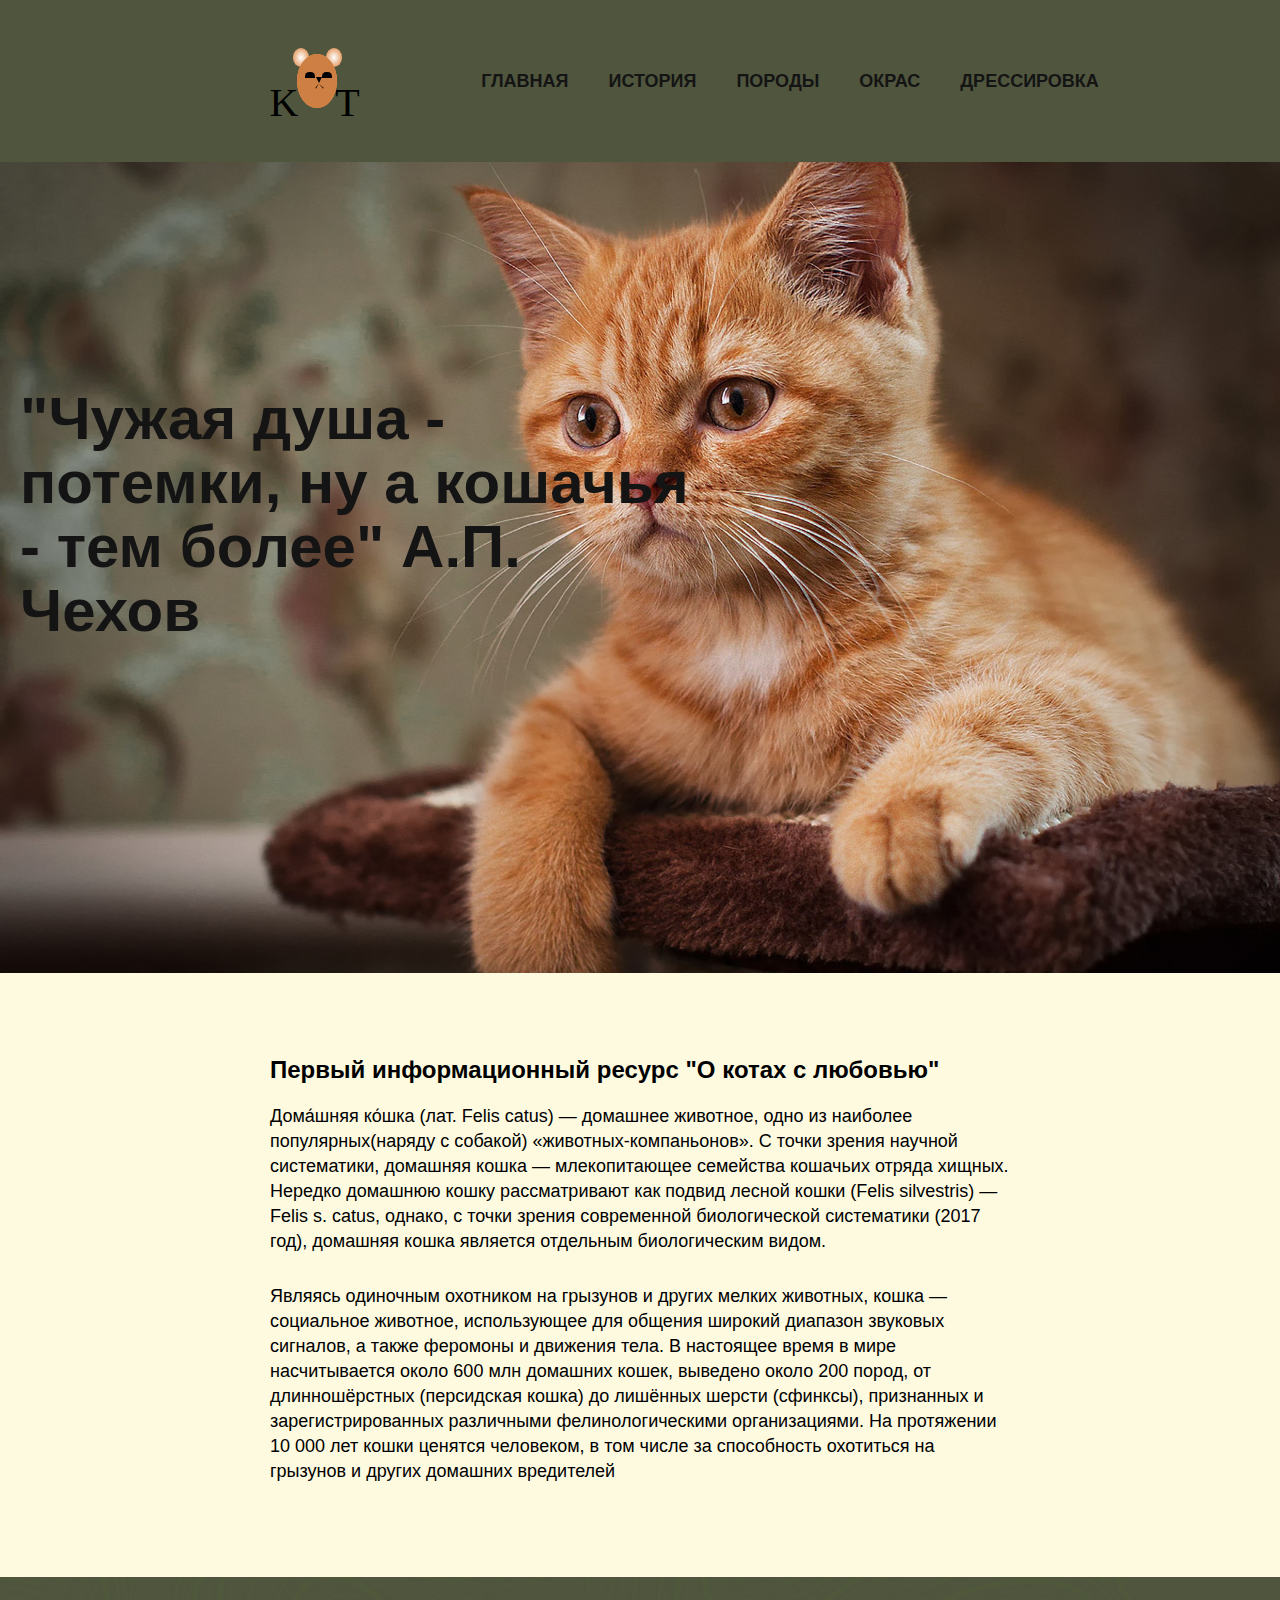
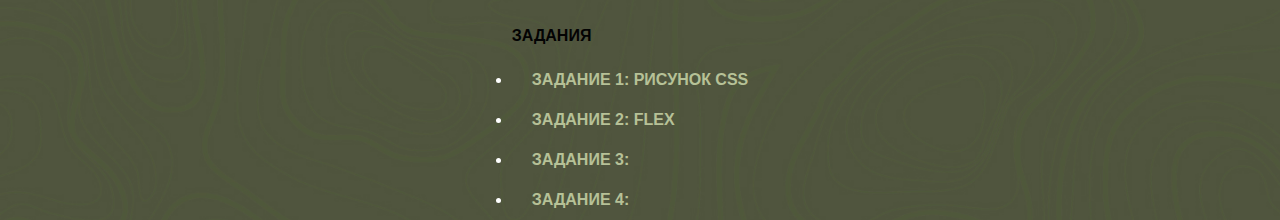
<file: index.html>
<!DOCTYPE html>
<html lang="en">

<head>
    <meta charset="UTF-8">
    <meta http-equiv="X-UA-Compatible" content="IE=edge">
    <meta name="viewport" content="width=device-width, initial-scale=1.0">
    <link rel="stylesheet" href="style/mainstyle.css">
    <link rel="stylesheet" href="style/normalize.css">
    <title>Document</title>
</head>

<body>
    <section>
        <header>
            <div class="logo">
                <iframe src="content/logo.html" scrolling="no" frameborder="none"></iframe>
            </div>
            <nav>
                <ul>
                    <li><a href="index.html">Главная</a></li>
                    <li><a href="content\history.html">История</a></li>
                    <li><a href="content/typeofcats.html">Породы</a></li>
                    <li><a href="content/ColorsCat.html">Окрас</a></li>
                    <li><a href="content/DresCat.html">Дрессировка</a></li>
                </ul>
            </nav>
        </header>
    </section>

    <!-- блок 1 | ... -->
    <section>
        <div class="about">

            <h1 class="first_title">
                "Чужая душа - потемки, ну а кошачья - тем более" А.П. Чехов
            </h1>
        </div>
    </section>

    <!-- блок 2 | ... -->
    <main role="main">
        <section>
            <div class="part1">
                <h2>
                    Первый информационный ресурс "О котах с любовью"
                </h2>
                <p class="wiki-cat">
                    Дома́шняя ко́шка (лат. Felis catus) — домашнее животное, одно из наиболее популярных(наряду с собакой) «животных-компаньонов». С точки зрения научной систематики, домашняя кошка — млекопитающее семейства кошачьих отряда хищных. Нередко домашнюю кошку
                    рассматривают как подвид лесной кошки (Felis silvestris) — Felis s. catus, однако, с точки зрения современной биологической систематики (2017 год), домашняя кошка является отдельным биологическим видом.</p>
                <p class="wiki-cat">
                    Являясь одиночным охотником на грызунов и других мелких животных, кошка — социальное животное, использующее для общения широкий диапазон звуковых сигналов, а также феромоны и движения тела. В настоящее время в мире насчитывается около 600 млн домашних
                    кошек, выведено около 200 пород, от длинношёрстных (персидская кошка) до лишённых шерсти (сфинксы), признанных и зарегистрированных различными фелинологическими организациями. На протяжении 10 000 лет кошки ценятся человеком, в том
                    числе за способность охотиться на грызунов и других домашних вредителей
                </p>
            </div>
        </section>
    </main>
    <footer class="footer">
        <div class="container">
            <div class="footer-middle">
                <div class="footer-column">
                    <h3 class="footer-title">Задания</h3>
                    <ul class="footer-list list-reset">
                        <li class="footer-item"><a href="content/Num1/Cat.html" class="footer-link">Задание 1:
                            рисунок CSS</a></li>
                        <li class="footer-item"><a href="content/Num2/prince.html" class="footer-link">Задание 2:
                            FLEX</a></li>
                        <li class="footer-item"><a href="#" class="footer-link">Задание 3:</a></li>
                        <li class="footer-item"><a href="#" class="footer-link">Задание 4:</a></li>
                    </ul>
                </div>
            </div>
        </div>
    </footer>

    </div>


</html>

</div>


</html>
</file>
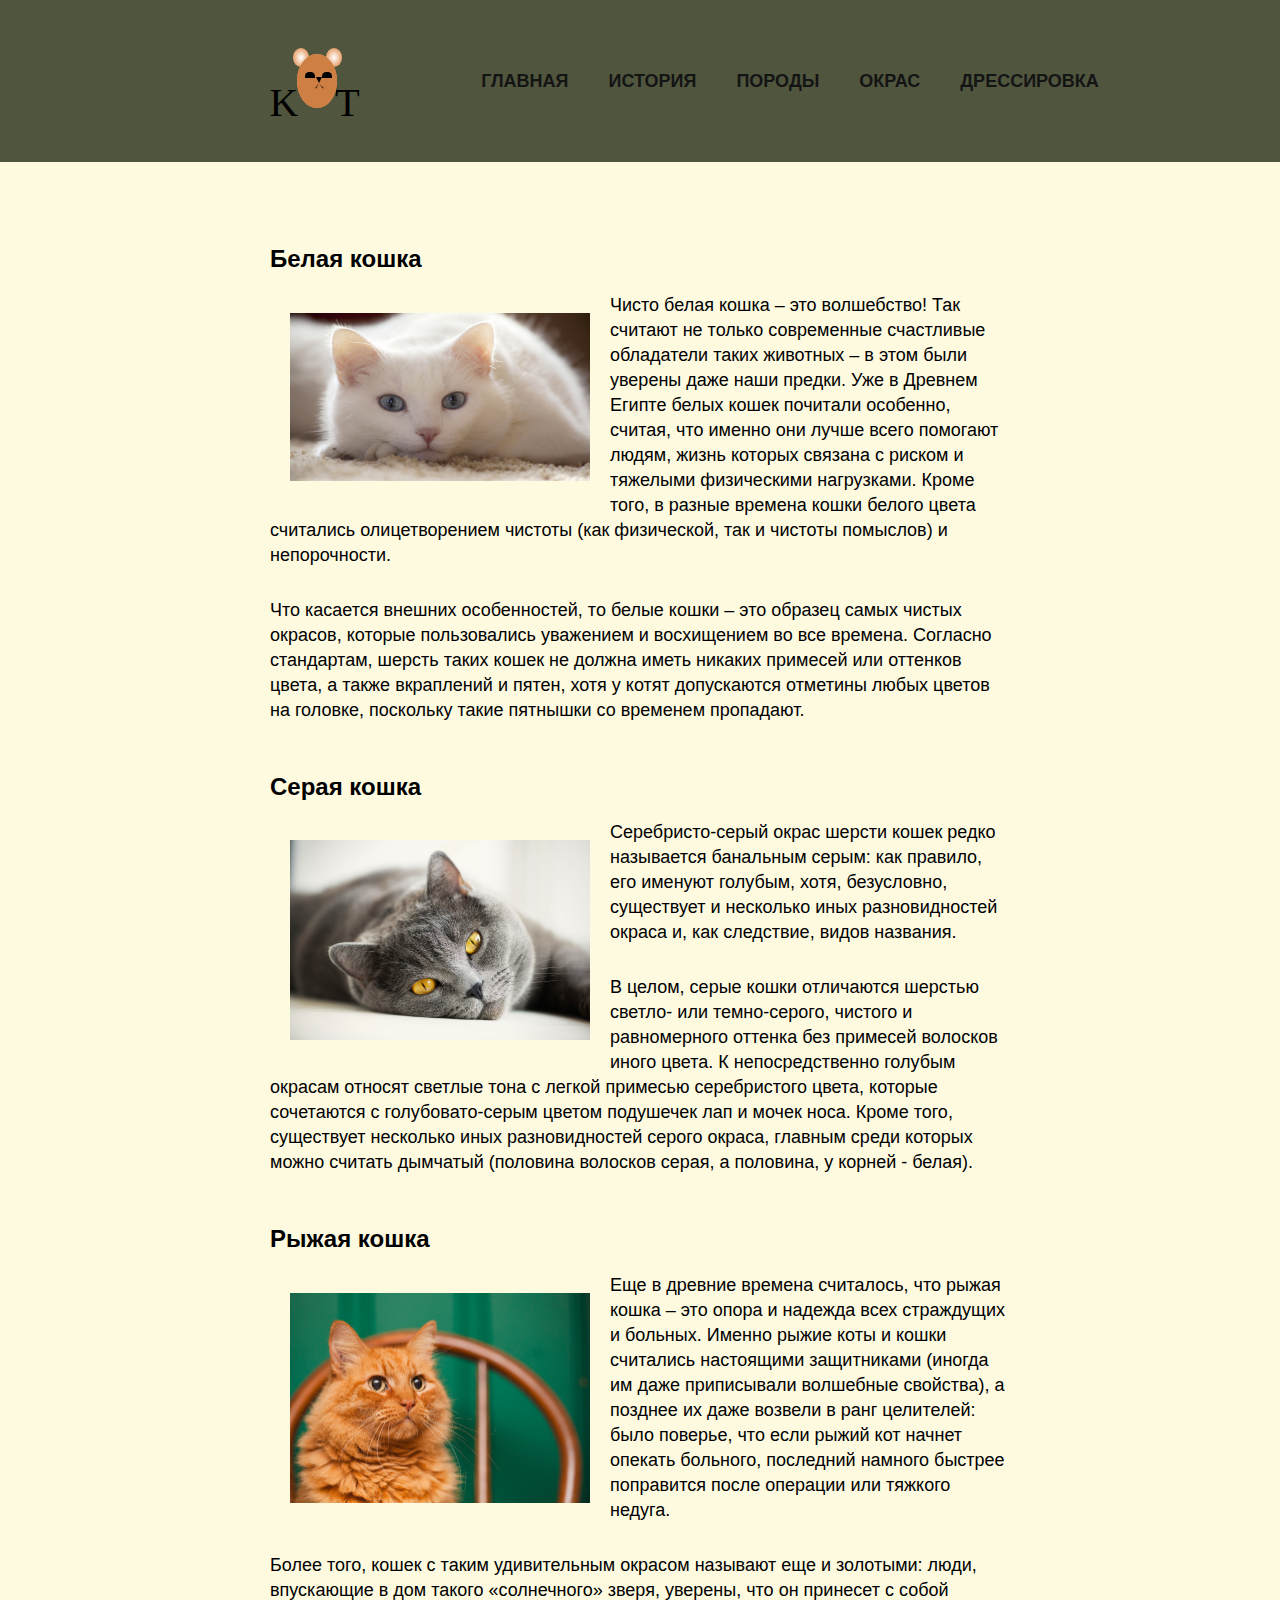
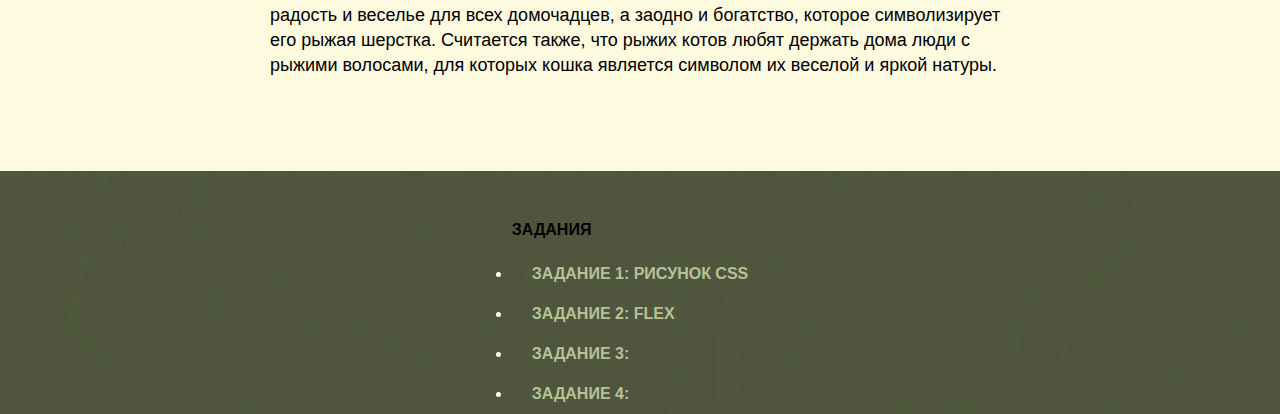
<file: content/ColorsCat.html>
<!DOCTYPE html>
<html lang="en">

<head>
    <meta charset="UTF-8">
    <meta http-equiv="X-UA-Compatible" content="IE=edge">
    <meta name="viewport" content="width=device-width, initial-scale=1.0">
    <link rel="stylesheet" href="../style/mainstyle.css">
    <link rel="stylesheet" href="../style/normalize.css">
    <title>Document</title>
</head>

<body>
    <section>
        <header>
            <div class="logo">
                <iframe src="../content/logo.html" scrolling="no" frameborder="none"></iframe>
            </div>
            <nav>
                <ul>
                    <li><a href="../index.html">Главная</a></li>
                    <li><a href="../content/history.html">История</a></li>
                    <li><a href="../content/typeofcats.html">Породы</a></li>
                    <li><a href="../content/ColorsCat.html">Окрас</a></li>
                    <li><a href="../content/DresCat.html">Дрессировка</a></li>
                </ul>
            </nav>
        </header>
    </section>

    <div id="main-container">
        <!-- блок 1 | ... -->
        <main role="main">
            <section>
                <div classs="startpage">
                    <h2>
                        Белая кошка
                    </h2>
                    <img id="colors" src="../img/White-Cat.jpg">
                    <p class="wiki-cat"> Чисто белая кошка – это волшебство! Так считают не только современные счастливые обладатели таких животных – в этом были уверены даже наши предки. Уже в Древнем Египте белых кошек почитали особенно, считая, что именно они лучше всего
                        помогают людям, жизнь которых связана с риском и тяжелыми физическими нагрузками. Кроме того, в разные времена кошки белого цвета считались олицетворением чистоты (как физической, так и чистоты помыслов) и непорочности.
                    </p>
                    <p class="wiki-cat">
                        Что касается внешних особенностей, то белые кошки – это образец самых чистых окрасов, которые пользовались уважением и восхищением во все времена. Согласно стандартам, шерсть таких кошек не должна иметь никаких примесей или оттенков цвета, а также вкраплений
                        и пятен, хотя у котят допускаются отметины любых цветов на головке, поскольку такие пятнышки со временем пропадают.


                    </p>
                </div>
            </section>
            <section>
                <div class="part1">
                    <h2>
                        Серая кошка </h2>
                    <img id="colors" src="../img/gray cat.jpg">
                    <p class="wiki-cat">
                        Серебристо-серый окрас шерсти кошек редко называется банальным серым: как правило, его именуют голубым, хотя, безусловно, существует и несколько иных разновидностей окраса и, как следствие, видов названия.</p>
                    <p class="wiki-cat">
                        В целом, серые кошки отличаются шерстью светло- или темно-серого, чистого и равномерного оттенка без примесей волосков иного цвета. К непосредственно голубым окрасам относят светлые тона с легкой примесью серебристого цвета, которые сочетаются с голубовато-серым
                        цветом подушечек лап и мочек носа. Кроме того, существует несколько иных разновидностей серого окраса, главным среди которых можно считать дымчатый (половина волосков серая, а половина, у корней - белая).
                    </p>
                </div>
            </section>
            <section>
                <div class="part1">
                    <h2>
                        Рыжая кошка
                    </h2>
                    <img id="colors" src="../img/orange cat.jpg">
                    <p class="wiki-cat">
                        Еще в древние времена считалось, что рыжая кошка – это опора и надежда всех страждущих и больных. Именно рыжие коты и кошки считались настоящими защитниками (иногда им даже приписывали волшебные свойства), а позднее их даже возвели в ранг целителей: было
                        поверье, что если рыжий кот начнет опекать больного, последний намного быстрее поправится после операции или тяжкого недуга.</p>
                    <p class="wiki-cat">
                        Более того, кошек с таким удивительным окрасом называют еще и золотыми: люди, впускающие в дом такого «солнечного» зверя, уверены, что он принесет с собой радость и веселье для всех домочадцев, а заодно и богатство, которое символизирует его рыжая шерстка.
                        Считается также, что рыжих котов любят держать дома люди с рыжими волосами, для которых кошка является символом их веселой и яркой натуры.
                    </p>
                </div>
            </section>
        </main>


        <footer class="footer">
            <div class="container">
                <div class="footer-middle">
                    <div class="footer-column">
                        <h3 class="footer-title">Задания</h3>
                        <ul class="footer-list list-reset">
                            <li class="footer-item"><a href="../content/Num1/Cat.html" class="footer-link">Задание 1:
                                    рисунок CSS</a></li>
                            <li class="footer-item"><a href="../content/Num2/prince.html" class="footer-link">Задание 2:
                                    FLEX</a></li>
                            <li class="footer-item"><a href="#" class="footer-link">Задание 3:</a></li>
                            <li class="footer-item"><a href="#" class="footer-link">Задание 4:</a></li>
                        </ul>
                    </div>
                </div>
            </div>
        </footer>

    </div>


</html>
</file>
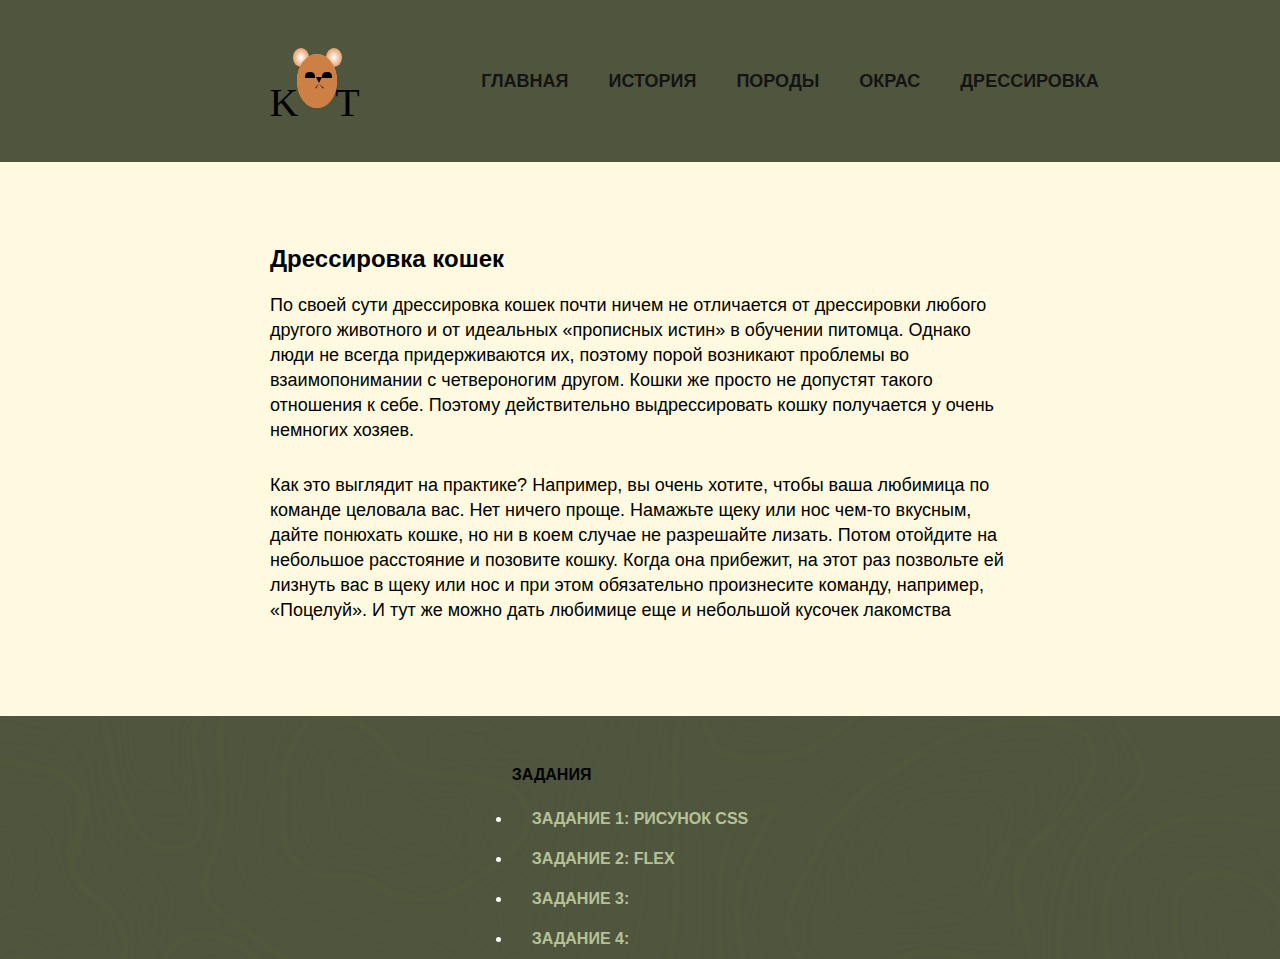
<file: content/DresCat.html>
<!DOCTYPE html>
<html lang="en">

<head>
    <meta charset="UTF-8">
    <meta http-equiv="X-UA-Compatible" content="IE=edge">
    <meta name="viewport" content="width=device-width, initial-scale=1.0">
    <link rel="stylesheet" href="../style/mainstyle.css">
    <link rel="stylesheet" href="../style/normalize.css">
    <title>Document</title>
</head>

<body>
    <section>
        <header>
            <div class="logo">
                <iframe src="../content/logo.html" scrolling="no" frameborder="none"></iframe>
            </div>
            <nav>
                <ul>
                    <li><a href="../index.html">Главная</a></li>
                    <li><a href="../content/history.html">История</a></li>
                    <li><a href="../content/typeofcats.html">Породы</a></li>
                    <li><a href="../content/ColorsCat.html">Окрас</a></li>
                    <li><a href="../content/DresCat.html">Дрессировка</a></li>
                </ul>
            </nav>
        </header>
    </section>

    <div id="main-container">
        <!-- блок 1 | ... -->
        <main role="main">
            <section>
                <div classs="startpage">
                    <h2>
                        Дрессировка кошек
                    </h2>
                    <p class="wiki-cat"> По своей сути дрессировка кошек почти ничем не отличается от дрессировки любого другого животного и от идеальных «прописных истин» в обучении питомца. Однако люди не всегда придерживаются их, поэтому порой возникают проблемы во взаимопонимании
                        с четвероногим другом. Кошки же просто не допустят такого отношения к себе. Поэтому действительно выдрессировать кошку получается у очень немногих хозяев.
                    </p>
                    <p class="wiki-cat">
                        Как это выглядит на практике? Например, вы очень хотите, чтобы ваша любимица по команде целовала вас. Нет ничего проще. Намажьте щеку или нос чем-то вкусным, дайте понюхать кошке, но ни в коем случае не разрешайте лизать. Потом отойдите на небольшое расстояние
                        и позовите кошку. Когда она прибежит, на этот раз позвольте ей лизнуть вас в щеку или нос и при этом обязательно произнесите команду, например, «Поцелуй». И тут же можно дать любимице еще и небольшой кусочек лакомства
                    </p>
                </div>
            </section>

        </main>


        <footer class="footer">
            <div class="container">
                <div class="footer-middle">
                    <div class="footer-column">
                        <h3 class="footer-title">Задания</h3>
                        <ul class="footer-list list-reset">
                            <li class="footer-item"><a href="../content/Num1/Cat.html" class="footer-link">Задание 1:
                                    рисунок CSS</a></li>
                            <li class="footer-item"><a href="../content/Num2/prince.html" class="footer-link">Задание 2:
                                    FLEX</a></li>
                            <li class="footer-item"><a href="#" class="footer-link">Задание 3:</a></li>
                            <li class="footer-item"><a href="#" class="footer-link">Задание 4:</a></li>
                        </ul>
                    </div>
                </div>
            </div>
        </footer>

    </div>


</html>
</file>
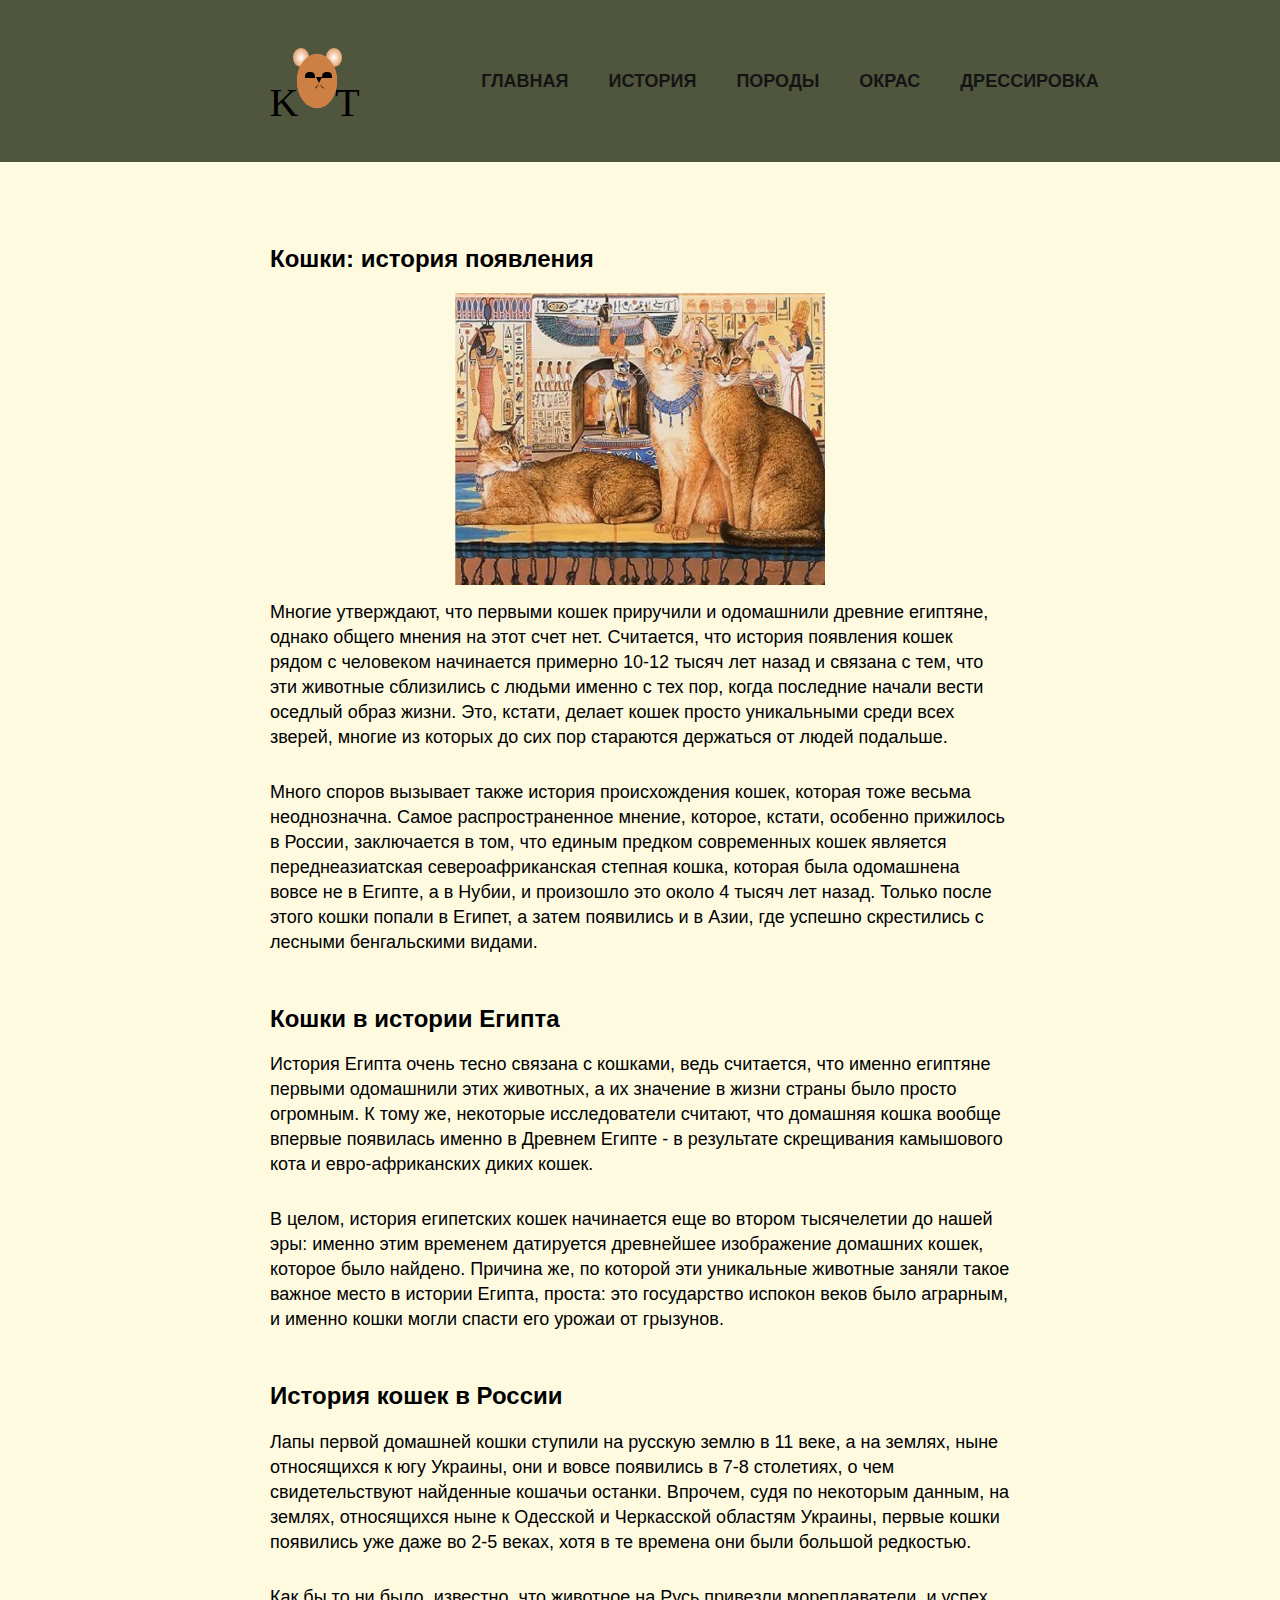
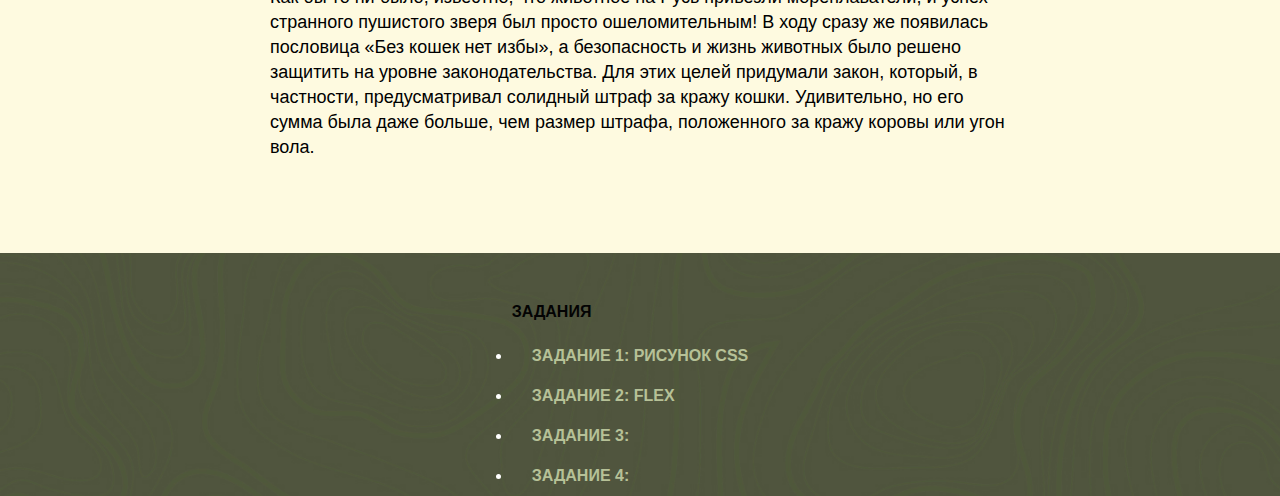
<file: content/history.html>
<!DOCTYPE html>
<html lang="en">

<head>
    <meta charset="UTF-8">
    <meta http-equiv="X-UA-Compatible" content="IE=edge">
    <meta name="viewport" content="width=device-width, initial-scale=1.0">
    <link rel="stylesheet" href="../style/mainstyle.css">
    <link rel="stylesheet" href="../style/normalize.css">
    <title>Document</title>
</head>

<body>
    <section>
        <header>
            <div class="logo">
                <iframe src="../content/logo.html" scrolling="no" frameborder="none"></iframe>
            </div>
            <nav>
                <ul>
                    <li><a href="../index.html">Главная</a></li>
                    <li><a href="../content/history.html">История</a></li>
                    <li><a href="../content/typeofcats.html">Породы</a></li>
                    <li><a href="../content/ColorsCat.html">Окрас</a></li>
                    <li><a href="../content/DresCat.html">Дрессировка</a></li>
                </ul>
            </nav>
        </header>
    </section>

    <div id="main-container">
        <!-- блок 1 | ... -->
        <main role="main">
            <section>
                <div classs="startpage">
                    <h2>
                        Кошки: история появления
                    </h2>
                    <img id=hystoryP src="../img/hystory.jpeg">
                    <p class="wiki-cat"> Многие утверждают, что первыми кошек приручили и одомашнили древние египтяне, однако общего мнения на этот счет нет. Считается, что история появления кошек рядом с человеком начинается примерно 10-12 тысяч лет назад и связана с тем,
                        что эти животные сблизились с людьми именно с тех пор, когда последние начали вести оседлый образ жизни. Это, кстати, делает кошек просто уникальными среди всех зверей, многие из которых до сих пор стараются держаться от людей
                        подальше.
                    </p>
                    <p class="wiki-cat">
                        Много споров вызывает также история происхождения кошек, которая тоже весьма неоднозначна. Самое распространенное мнение, которое, кстати, особенно прижилось в России, заключается в том, что единым предком современных кошек является переднеазиатская североафриканская
                        степная кошка, которая была одомашнена вовсе не в Египте, а в Нубии, и произошло это около 4 тысяч лет назад. Только после этого кошки попали в Египет, а затем появились и в Азии, где успешно скрестились с лесными бенгальскими
                        видами.
                    </p>
                </div>
            </section>
            <section>
                <div class="part1">
                    <h2>
                        Кошки в истории Египта
                    </h2>
                    <p class="wiki-cat">
                        История Египта очень тесно связана с кошками, ведь считается, что именно египтяне первыми одомашнили этих животных, а их значение в жизни страны было просто огромным. К тому же, некоторые исследователи считают, что домашняя кошка вообще впервые появилась
                        именно в Древнем Египте - в результате скрещивания камышового кота и евро-африканских диких кошек.</p>
                    <p class="wiki-cat">
                        В целом, история египетских кошек начинается еще во втором тысячелетии до нашей эры: именно этим временем датируется древнейшее изображение домашних кошек, которое было найдено. Причина же, по которой эти уникальные животные заняли такое важное место
                        в истории Египта, проста: это государство испокон веков было аграрным, и именно кошки могли спасти его урожаи от грызунов.
                    </p>
                </div>
            </section>
            <section>
                <div class="part1">
                    <h2>
                        История кошек в России
                    </h2>
                    <p class="wiki-cat">
                        Лапы первой домашней кошки ступили на русскую землю в 11 веке, а на землях, ныне относящихся к югу Украины, они и вовсе появились в 7-8 столетиях, о чем свидетельствуют найденные кошачьи останки. Впрочем, судя по некоторым данным, на землях, относящихся
                        ныне к Одесской и Черкасской областям Украины, первые кошки появились уже даже во 2-5 веках, хотя в те времена они были большой редкостью.</p>
                    <p class="wiki-cat">
                        Как бы то ни было, известно, что животное на Русь привезли мореплаватели, и успех странного пушистого зверя был просто ошеломительным! В ходу сразу же появилась пословица «Без кошек нет избы», а безопасность и жизнь животных было решено защитить на уровне
                        законодательства. Для этих целей придумали закон, который, в частности, предусматривал солидный штраф за кражу кошки. Удивительно, но его сумма была даже больше, чем размер штрафа, положенного за кражу коровы или угон вола.
                    </p>
                </div>
            </section>
        </main>


        <footer class="footer">
            <div class="container">
                <div class="footer-middle">
                    <div class="footer-column">
                        <h3 class="footer-title">Задания</h3>
                        <ul class="footer-list list-reset">
                            <li class="footer-item"><a href="../content/Num1/Cat.html" class="footer-link">Задание 1:
                                рисунок CSS</a></li>
                            <li class="footer-item"><a href="../content/Num2/prince.html" class="footer-link">Задание 2:
                                FLEX</a></li>
                            <li class="footer-item"><a href="#" class="footer-link">Задание 3:</a></li>
                            <li class="footer-item"><a href="#" class="footer-link">Задание 4:</a></li>
                        </ul>
                    </div>
                </div>
            </div>
        </footer>

    </div>


</html>
</file>
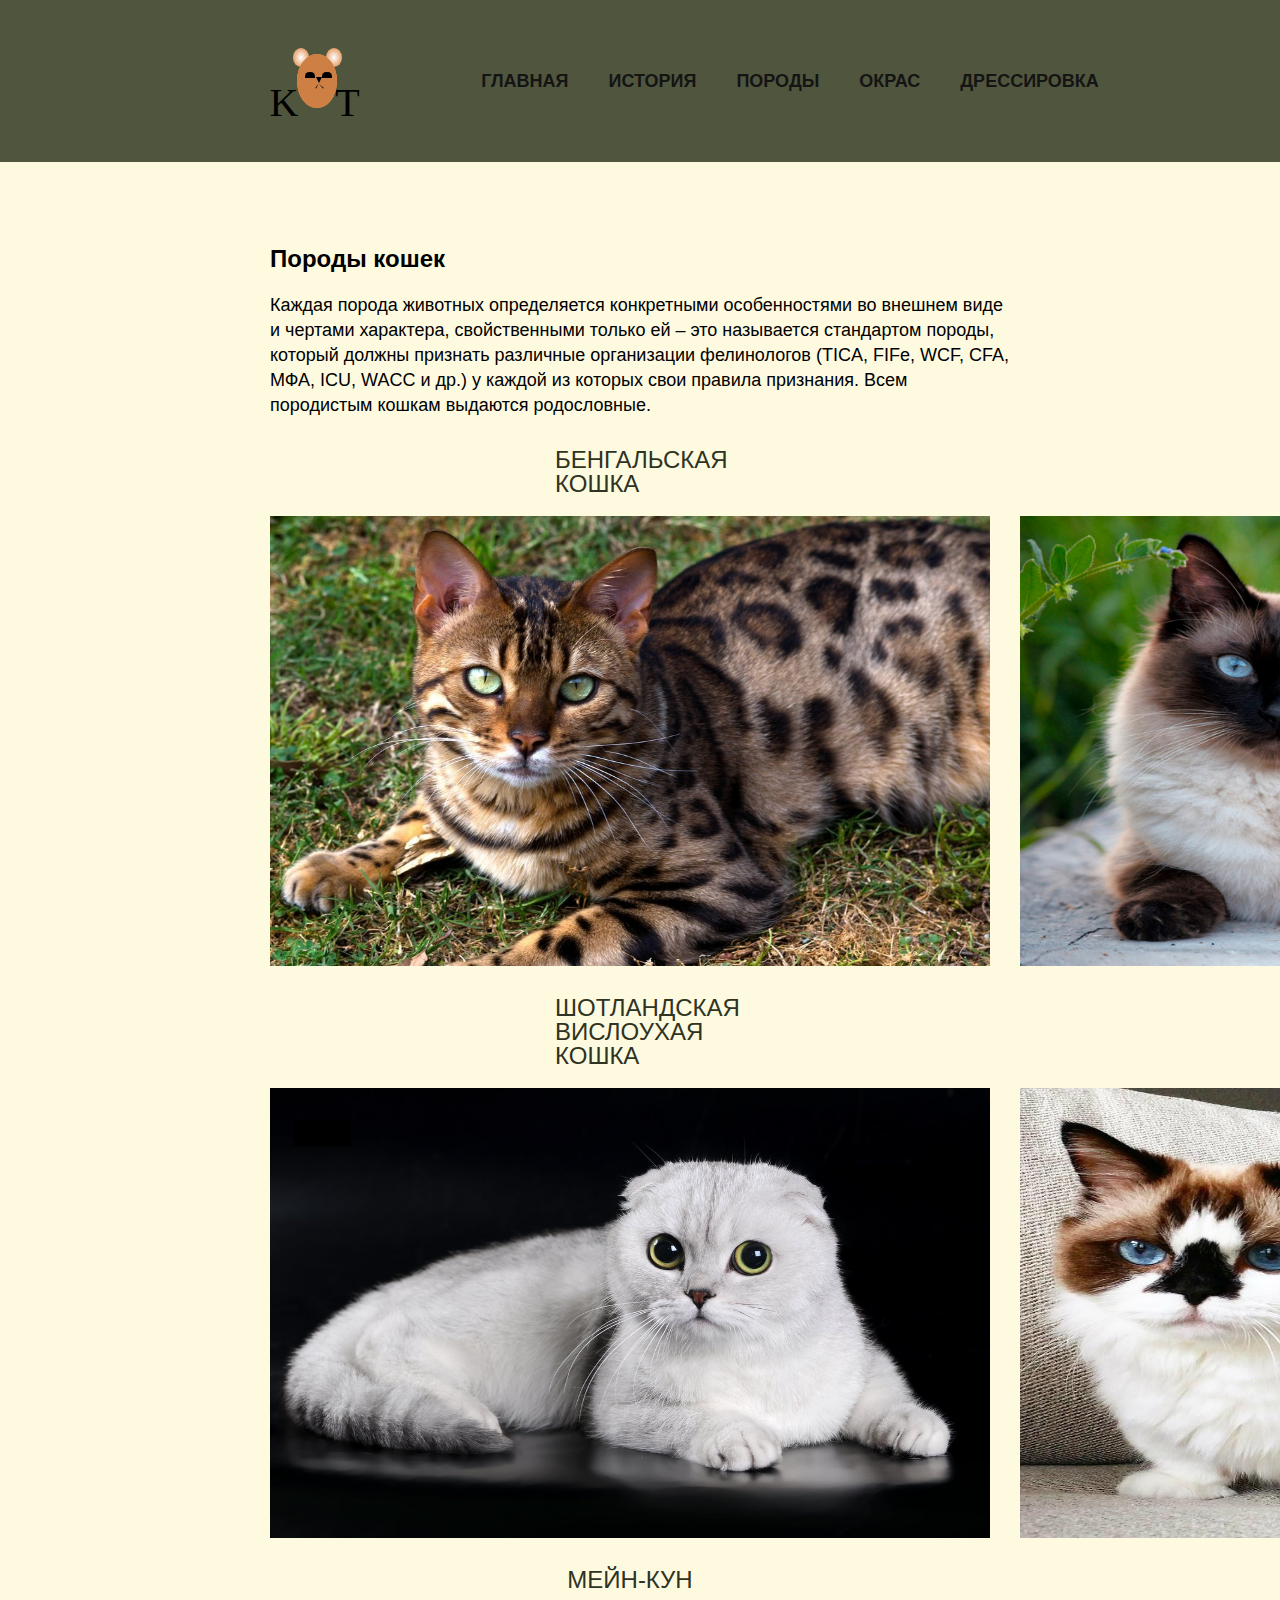
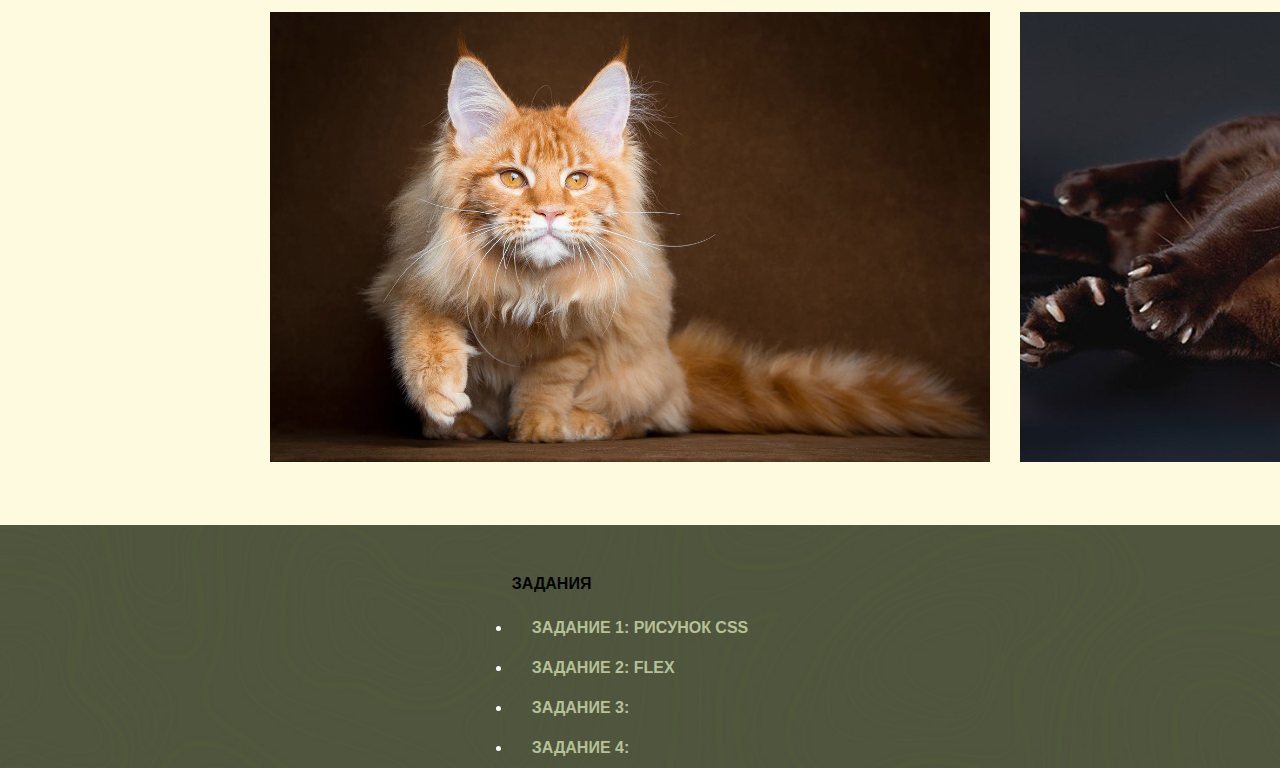
<file: content/typeofcats.html>
<!DOCTYPE html>
<html lang="en">

<head>
    <meta charset="UTF-8">
    <meta http-equiv="X-UA-Compatible" content="IE=edge">
    <meta name="viewport" content="width=device-width, initial-scale=1.0">
    <link rel="stylesheet" href="../style/mainstyle.css">
    <link rel="stylesheet" href="../style/normalize.css">
    <title>Document</title>
</head>

<body>
    <section>
        <header>
            <div class="logo">
                <iframe src="../content/logo.html" scrolling="no" frameborder="none"></iframe>
            </div>
            <nav>
                <ul>
                    <li><a href="../index.html">Главная</a></li>
                    <li><a href="../content/history.html">История</a></li>
                    <li><a href="../content/typeofcats.html">Породы</a></li>
                    <li><a href="../content/ColorsCat.html">Окрас</a></li>
                    <li><a href="../content/DresCat.html">Дрессировка</a></li>
                </ul>
            </nav>
        </header>
    </section>

    <!-- блок 2 | ... -->
    <main role="main">
        <h2>
            Породы кошек
        </h2>
        <p class="wiki-cat">
            Каждая порода животных определяется конкретными особенностями во внешнем виде и чертами характера, свойственными только ей – это называется стандартом породы, который должны признать различные организации фелинологов (TICA, FIFe, WCF, CFA, МФА, ICU, WACC
            и др.) у каждой из которых свои правила признания. Всем породистым кошкам выдаются родословные.
        </p>

        <section>
            <div class="container">
                <ul class="services-list">
                    <li class="services-item">
                        <h3 class="services-subtitle"> Бенгальская кошка</h3>
                        <img class="listcat" src="../img/BengCat.jpg">
                    </li>

                    <li class="services-item">
                        <h3 class="services-subtitle"> Сиамская кошка</h3>
                        <img class="listcat" src="../img/siamCat.jpg">
                    </li>

                    <li class="services-item">
                        <h3 class="services-subtitle"> Шотландская вислоухая кошка</h3>
                        <img class="listcat" src="../img/shotlCat.jpg">
                    </li>

                    <li class="services-item">
                        <h3 class="services-subtitle"> Манчкин кошка</h3>
                        <img class="listcat" src="../img/manchkinCat.jpeg">
                    </li>

                    <li class="services-item">
                        <h3 class="services-subtitle"> Мейн-кун</h3>
                        <img class="listcat" src="../img/meyncunCat.jpg">
                    </li>

                    <li class="services-item">
                        <h3 class="services-subtitle"> Бурма</h3>
                        <img class="listcat" src="../img/burma.jpeg">
                    </li>
                </ul>
            </div>
        </section>

    </main>
    <footer class="footer">
        <div class="container">
            <div class="footer-middle">
                <div class="footer-column">
                    <h3 class="footer-title">Задания</h3>
                    <ul class="footer-list list-reset">
                        <li class="footer-item"><a href="../content/Num1/Cat.html" class="footer-link">Задание 1:
                            рисунок CSS</a></li>
                        <li class="footer-item"><a href="../content/Num2/prince.html" class="footer-link">Задание 2:
                            FLEX</a></li>
                        <li class="footer-item"><a href="#" class="footer-link">Задание 3:</a></li>
                        <li class="footer-item"><a href="#" class="footer-link">Задание 4:</a></li>
                    </ul>
                </div>
            </div>
        </div>
    </footer>

    </div>


</html>

</div>


</html>
</file>
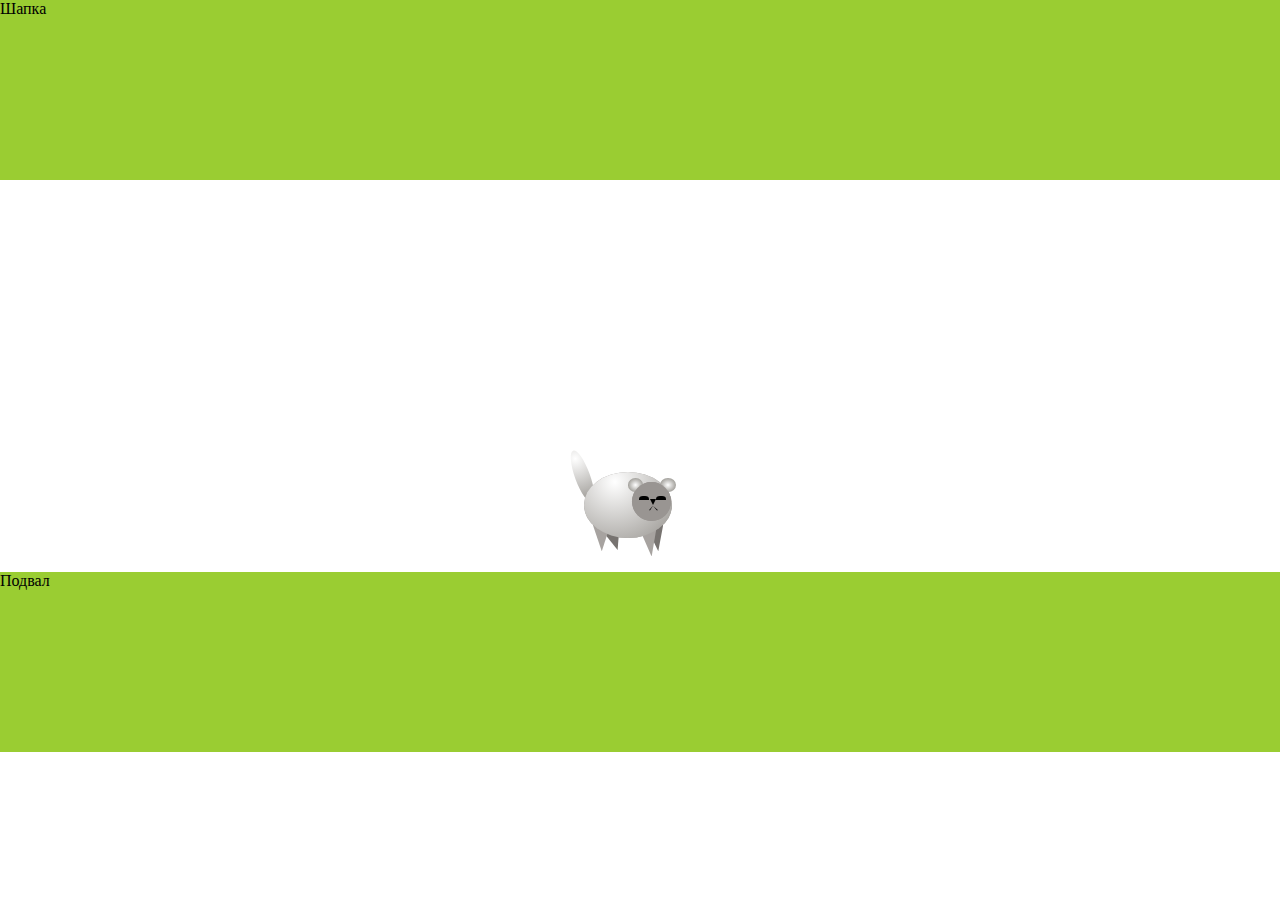
<file: content/Num1/Cat.html>
<!DOCTYPE html>
<html lang="en">

<head>
    <meta charset="UTF-8">
    <meta http-equiv="X-UA-Compatible" content="IE=edge">
    <meta name="viewport" content="width=device-width, initial-scale=1.0">
    <title>Document</title>
    <link rel="stylesheet" type="text/css" href="../../style/cat.css" />
    <link rel="stylesheet" href="../../style/normalize.css">
</head>

<body>
    <header>Шапка</header>
    <!-- Начало изображения -->
    <!-- Невидимое поле -->
    <div class="box">

        <!--  Овал тело -->
        <div class="CatBody">

            <!-- Копия тела -->
            <div class="CatBody-copy"></div>

            <!-- Круг голова -->
            <div class="Head">

                <!-- Копия головы -->
                <div class="Head-copy"></div>

                <!-- Левое ухо -->
                <div class="ear-left"></div>

                <!-- Правое ухо -->
                <div class="ear-right"></div>

                <!-- Левый глаз ~ черный -->
                <div class="eye-left"></div>

                <!-- Правый глаз ~ черный -->
                <div class="eye-right"></div>

                <!-- Нос ~ черный треуг -->
                <div class="nose">
                </div>

                <!-- Рот -->
                <div class="mouth1">
                </div>
                <div class="mouth2">
                </div>
                <!-- Конец головы -->
            </div>

            <!-- Хвост темно сер -->
            <div class="tail">
                <!-- Хвост светло-серый -->
                <div class="inner-tail"></div>
            </div>

            <!-- ноги -->
            <div class="back-left"></div>
            <div class="back-right"></div>
            <div class="front-left"></div>
            <div class="front-right"></div>

            <!-- Конец тела -->
        </div>
        <!-- Конец невидимого поля -->
    </div>
    <footer>Подвал</footer>
</body>

</html>
</file>
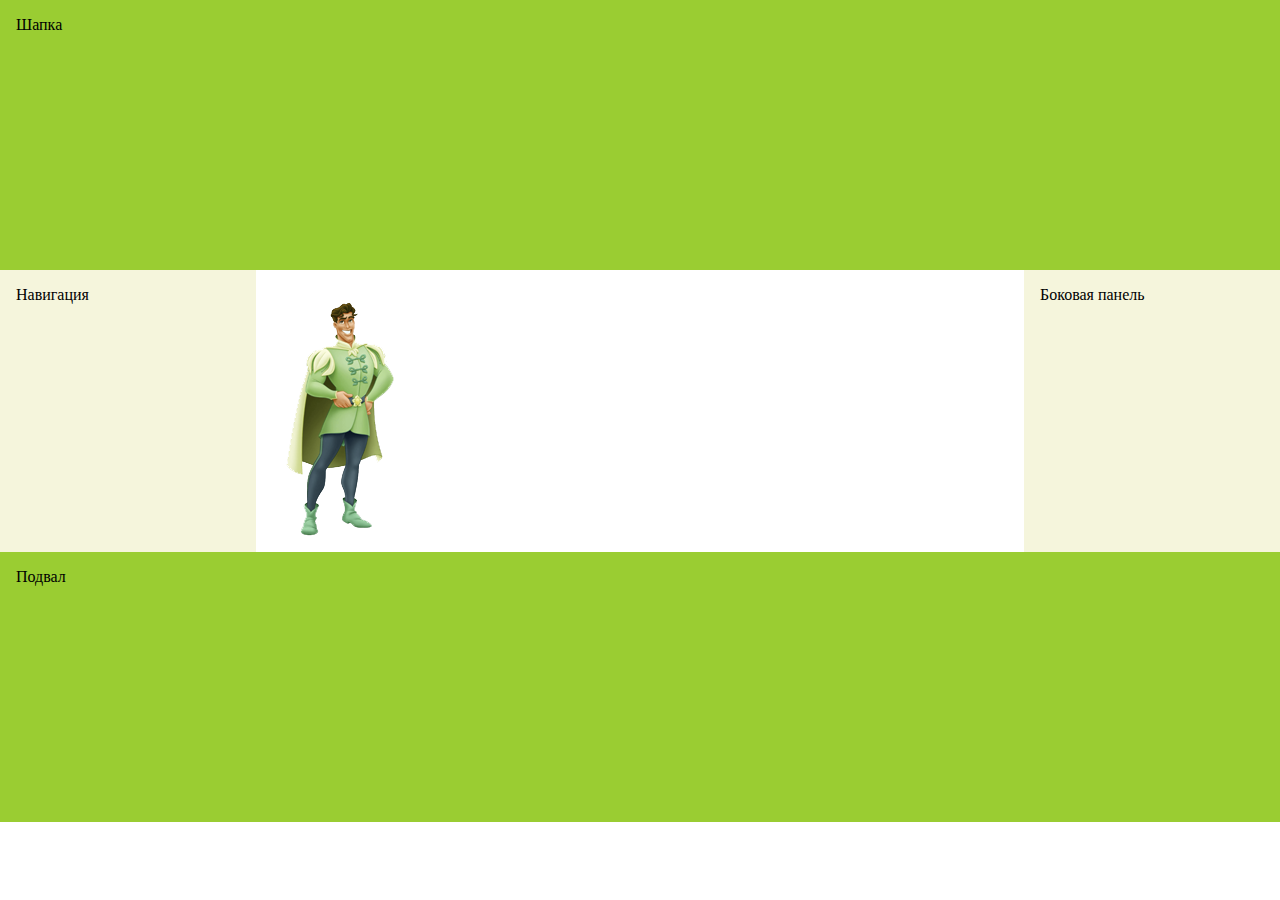
<file: content/Num2/prince.html>
<!DOCTYPE html>
<html lang="en">

<head>
    <meta charset="UTF-8">
    <meta http-equiv="X-UA-Compatible" content="IE=edge">
    <meta name="viewport" content="width=device-width, initial-scale=1.0">
    <title>Document</title>
    <link rel="stylesheet" type="text/css" href="../../style/Num2style.css" />
</head>

<body>
    <header>Шапка</header>
    <div id="main">
        <article>
            <button class="block-animation">
                <div class="frog"><img id="frog" src="../../img/Num2/frog3.png"></div>
                <div class="princess"><img id="princess" src="../../img/Num2/mini-frog2.png"></div>
                <div class="text">Ты кто?</div>
                <div class="text1">Принцесса</div>
            </button>
        </article>
        <nav>Навигация</nav>
        <aside>Боковая панель</aside>
    </div>
    <footer>Подвал</footer>
</body>

</html>
</file>
<file: style/mainstyle.css>
* {
    box-sizing: border-box;
    margin: 0;
    padding: 0;
}

body {
    font-size: 100%;
    font-family: sans-serif;
}

section {
    background-size: cover;
    background-repeat: no-repeat;
    /* Позиция определяет координату x/y */
    background-position: center center;
}

header {
    display: flex;
    justify-content: center;
    align-items: center;
    height: 18vh;
    /* box-shadow: 0 5px 15px rgba(0,0,0,.2);  */
    /* background-color: #868a71; */
    /* position: fixed; */
    background-image: url("../img/footer-bg.jpg");
    width: 100%;
}

.logo img {
    margin-left: 2.3em;
    max-width: 100%;
    height: auto !important;
}

nav ul {
    display: flex;
    /*  flex-direction(основная ось) и flex-wrap (поперечная)*/
    flex-flow: nowrap;
    /* основная ось слева направо */
    flex-direction: row;
    justify-content: center;
    align-items: center;
    transition: .5s;
    list-style-type: none;
}

.header ul,
.header li,
a {
    padding: 10px 20px;
    text-transform: uppercase;
    text-decoration: none;
    color: #141414;
    font-weight: 600;
    transition: .5s;
    font-size: large;
}

.header ul,
.header li,
a:hover {
    background: #000;
    color: #fff;
    transition: .5s
}

.first_title {
    margin: 0;
    /* padding-right: 2vh; */
    font-weight: 700;
    font-size: 60px;
    line-height: 64px;
    margin-top: 25vh;
    position: absolute;
    max-width: 80vh;
    color: #141414;
    padding: 0 20px;
}


/*конец блока ШАПКА САЙТА*/


/*Начало КОНТЕНТ*/

.about {
    min-height: 811px;
    background-image: url("../img/catmain.jpg");
    background-position: center;
    background-size: cover;
    background-repeat: no-repeat;
    overflow: hidden;
}

main {
    display: flex;
    background-color: #fefae0;
    padding-right: 30vh;
    padding-left: 30vh;
    /* padding-top: 5vh; */
    padding-block: 7vh;
    flex-direction: column;
}

h2 {
    padding-block: 20px;
}

p {
    font-weight: 300;
    font-size: 18px;
    line-height: 25px;
    padding-block-end: 30px;
}


/* Start Page HISTORY */

#hystoryP {
    display: flex;
    width: 50%;
    margin: auto;
    padding-bottom: 2%;
}


/* END Page HISTORY */


/* Start Page TYPEOFCATS */

.services-list {
    display: grid;
    gap: 30px;
    grid-template-columns: repeat(2, 1fr);
}

.services-subtitle {
    margin: auto;
    margin-bottom: 20px;
    max-width: 150px;
    font-weight: 500;
    font-size: 24px;
    line-height: 24px;
    text-transform: uppercase;
    color: #2e3322;
}

.services-item {
    display: flex;
    align-items: flex-start;
    flex-direction: column;
}

.listcat {
    position: relative;
    width: 80vh;
    height: 50vh;
}


/* End Page TYPEOFCATS */


/* Start Page ColorsCat */

#colors {
    width: 300px;
    float: left;
    margin: 20px;
}


/* End Page ColorsCat */


/* Конец КОНТЕНТ */


/* Начало ФУТЕР */

.footer-title {
    margin: 0;
    margin-bottom: 15px;
    font-weight: 600;
    font-size: 16px;
    line-height: 18px;
    text-transform: uppercase;
    color: rgb(3, 3, 3);
    text-decoration: none;
}

.footer-link {
    display: inline-block;
    font-size: 16px;
    line-height: 20px;
    text-decoration: none;
    color: #B6C197;
    /* margin-bottom: 15px; */
}

.footer {
    display: flex;
    padding-top: 50px;
    color: #fff;
    width: 100%;
    background-image: url("../img/footer-bg.jpg");
    background-position: center;
    background-size: cover;
    background-repeat: no-repeat;
    justify-content: center;
}


/* Конец ФУТЕР */


/* Адаптирование */

@media (max-width: 359px) {
    .logo img {
        margin-left: 0.1em;
    }
}

@media screen and (max-width:816px) {
    /* .menu-trigger {
        display: block;
    } */
    header {
        display: flex;
        align-items: flex-start;
        height: 65%;
        line-height: 34px;
    }
    .logo img {
        padding-top: 15vh;
    }
    nav ul {
        display: block;
    }
    .header ul,
    .header li,
    a:hover {
        background: none;
        color: #fefae0;
        transition: .5s
    }
    .first_title {
        margin: 0;
        /* padding-right: 2vh; */
        font-weight: 700;
        font-size: 30px;
        line-height: 34px;
        margin-top: 25vh;
        position: absolute;
        max-height: 50em;
        max-width: 90vh;
        color: #141414;
        padding: 0 20px;
    }
    /* Для страницы породы */
    .services-list {
        display: flex;
        align-items: flex-start;
        flex-direction: column;
    }
    /* конец для страницы породы */
}
</file>
<file: style/cat.css>
body{
    background: white;
  }

header, footer {
  background: yellowgreen;
  height: 20vh;
	overflow: visible;
}       

  .box{
  position: relative;
  /* величинa отступа от каждого края элемента */
  margin: auto;
  display: block;
  margin-top: 15%;
  width: 200px;
  height: 200px;
  background: none;
  /*border: solid 4px red;*/
  }

  .CatBody{
    position: absolute;
    top: 50%;
    left: 22%;
    width: 44%;
    height: 33%;
    background: #9f9b98;
    border-radius: 50%;
  }

  .CatBody-copy{
    width: 100%;
    height: 100%;
    position: absolute;
    background: radial-gradient(circle at 35% 15%, white, #96938e);
    border-radius: 50%;
    z-index: 2;
  }

  .Head{
    position: absolute;
    top: 15%;
    left: 54%;
    width: 45%;
    height: 60%;
    background: #999592;
    border-radius: 50%;
    z-index: 3;
  }

  .Head-copy{
    width: 100%;
    height: 100%;
    position: absolute;
    background: #999592;
    border-radius: 50%;
    z-index: 5;
  }

  .ear-left{
    position: absolute;
    width: 40%;
    height: 35%;
    left: -10%;
    top: -10%;
    background: radial-gradient(white ,#7c7972 );
    border-radius: 50%;
    z-index: 4;
  }

  .ear-right{
    position: absolute;
    width: 40%;
    height: 35%;
    left: 73%;
    top: -10%;
    background: radial-gradient(white ,#7c7972);
    border-radius: 50%;
    z-index: 4;
  }

  .tail{
    position: absolute;
    top: -35%;
    left: -10%;
    width: 17%;
    height: 83%;
    background:radial-gradient(circle at 45% 15%, white, #96938e);
    border-radius: 50%;
    transform: rotate(340deg);
  }

  .eye-left {
    position: absolute;
    top: 35%;
    left: 20%;
    width: 25%;
    height: 20%;
    z-index: 5;
    border-radius: 40%;
    background: linear-gradient(to top, #999592 50%, black 50%);
  }

  .eye-right {
    position: absolute;
    top: 35%;
    right: 12%;
    width: 25%;
    height: 20%;
    z-index: 5;
    border-radius: 40%;
    background: linear-gradient(to top, #999592 50%, black 50%);
  }

  .nose{
    top: 43%;
    right: 39%;
  position: absolute;
border-left: 3px solid transparent;
border-right: 3px solid transparent;
border-top: 6px solid black;
z-index: 5;
}

.mouth1{
  top: 59%;
  right: 37%;
position: absolute;
  border-bottom: 6px solid black;  
  border-right: 1px solid transparent;
  border-top:0;
  z-index: 5;
  transform: rotate(320deg);
}

.mouth2{
  top: 59%;
  left: 50%;
position: absolute;
  border-bottom: 6px solid black;  
  border-right: 1px solid transparent;
  border-top:0;
  z-index: 5;
  transform: rotate(40deg);
}

.back-left{
  position: absolute;
  top: 88%;
  left: 20%;
  width: 20%;
  height: 30%;
  background:  #777370;  
  clip-path: polygon(0 0, 91% 100%, 100% 0);
}

.back-right{
  position: absolute;
  top: 80%;
  left: 10%;
  width: 20%;
  height: 40%;
  background:  #a7a3a0;  
  clip-path: polygon(0 0, 51% 100%, 100% 0);
}

.front-left{
  position: absolute;
  top: 80%;
  right: 10%;
  width: 20%;
  height: 40%;
  background:  #777370;  
  clip-path: polygon(0 0, 72% 100%, 100% 0);
}

.front-right{
  position: absolute;
  top: 80%;
  right: 17%;
  width: 22%;
  height: 48%;
  background:  #a7a3a0;  
  clip-path: polygon(0 0, 72% 100%, 100% 0);
  z-index: 1;
}
</file>
<file: style/Num2style.css>
* {
    box-sizing: border-box;
}

body {
    margin: 0;
    overflow: visible;
}

#main {
    display: flex;
    /* min-height: calc(100vh - 40vh); */
    overflow: visible;
    position: relative;
}

#main>article {
    flex: 1;
    overflow: visible;
}

#main>nav,
#main>aside {
    flex: 0 0 20vw;
    background: beige;
    overflow: visible;
}

#main>nav {
    order: -1;
    overflow: visible;
}

header,
footer,
article,
nav,
aside {
    padding: 1em;
    overflow: visible;
}

header,
footer {
    background: yellowgreen;
    height: 30vh;
    overflow: visible;
}

.block-animation {
    border: none;
    background: url(../img/Num2/frog1.png);
    display: block;
    width: 250px;
    height: 250px;
    overflow: visible;
}

.frog {
    position: absolute;
    top: 0px;
    left: 21em;
    opacity: 0%;
    border: none;
    transition: all 2s ease-in-out;
    -webkit-transition: all 2s ease-in-out;
    /** Chrome & Safari **/
    -moz-transition: all 2s ease-in-out;
    /** Firefox **/
    -o-transition: all 2s ease-in-out;
    /** Opera **/
}

.princess {
    position: absolute;
    top: 6em;
    left: 10em;
    opacity: 0%;
    border: none;
    transition: all 1s ease-in-out;
    -webkit-transition: all 1s ease-in-out;
    /** Chrome & Safari **/
    -moz-transition: all 1s ease-in-out;
    /** Firefox **/
    -o-transition: all 1s ease-in-out;
    /** Opera **/
}

#princess {
    width: 80px;
    height: auto;
}

.block-animation:hover .frog {
    position: absolute;
    opacity: 100%;
    border: none;
    transform: translate(-50px, 0);
    -webkit-transform: translate(-50px, 0);
    /** Safari & Chrome **/
    -o-transform: translate(-50px, 0);
    /** Opera **/
    -moz-transform: translate(-50px, 0);
    /** Firefox **/
}

.text {
    position: absolute;
    top: 2.0em;
    left: 19em;
    font-size: 20px;
    font-family: 'Lucida Sans', sans-serif;
    color: green;
    font-weight: 600;
    opacity: 0%;
}

.block-animation:hover .text {
    opacity: 100%;
    transition: 4s;
}

.block-animation:active .text {
    opacity: 0%;
    transition: .04s;
}

.block-animation:active .frog {
    opacity: 0%;
    transition: .04s;
}

.block-animation:active .princess {
    overflow: visible;
    opacity: 100%;
    border: none;
    transform: scale(1.9);
    -webkit-transform: scale(1.9);
    -o-transform: scale(1.9);
    -moz-transform: scale(1.9);
}

.text1 {
    position: absolute;
    top: 1.2em;
    left: 120px;
    font-size: 16px;
    font-family: 'Lucida Sans', sans-serif;
    color: green;
    font-weight: 600;
    opacity: 0%;
}

.block-animation:active .text1 {
    opacity: 100%;
    transition: 4s;
}

.block-animation:active {
    animation: turn 4s infinite;
    animation-delay: 3s;
}

@keyframes turn {
    50% {
        transform: rotate(-180deg);
        -webkit-transform: rotate(-180deg);
        -o-transform: rotate(-180deg);
        -moz-transform: rotate(-180deg);
    }
}


/* .pet{
      position: absolute;
      top:0px;
      left:0px;
      opacity:0%;
      border: none;
  }     
  .block-animation:hover {
          background: url(boy.jpg);
          overflow: visible;
          border: none;
          animation: zoom 2s infinite;
          }
  @keyframes zoom {
      0%, 100% {
      transform: scale(1);
    }
    50% {
      transform: scale(1.2)
    }
  }
  .block-animation:hover .pet{
          position: absolute;
          top:170px;
          left:0px;	
          opacity: 100%;
          border: none;
          }
  .text {
      position: absolute;
      top: 0px;
      left: 10px;
      font-size: 20px;
      font-family: 'Lucida Sans', 'Lucida Sans Regular', 'Lucida Grande', 'Lucida Sans Unicode', Geneva, Verdana, sans-serif;
      color: black;
      text-shadow: 1px 1px 2px black;
      opacity: 0%;
  }
  .block-animation:hover .text{
          opacity: 100%;
  }
  .block-animation:active{
          background: url(boy2.jpg);
          overflow: visible;
          border: none;
          animation: shake 1s infinite;}
  
  @keyframes shake{
      0% {transform: translateX(10px)}
    25%  {transform: translateX(-10px)}
    50%  {transform: translateX(10px)}
    75%  {transform: translateX(-10px)}
    100% {transform: translateX(10px)}
  }
  .block-animation:active .text1{
          opacity: 100%;
  }
  .text1 {
      position: absolute;
      top: 90px;
      left: 10px;
      font-size: 20px;
      font-family: 'Lucida Sans', 'Lucida Sans Regular', 'Lucida Grande', 'Lucida Sans Unicode', Geneva, Verdana, sans-serif;
      color: black;
      text-shadow: 1px 1px 2px black;
      opacity: 0%;
  }
  .block-animation:active .text{
          opacity: 0%;
  }
  .block-animation:active .pet{
          border: none;
          animation: pet 3s infinite;
  }
  
  @keyframes pet {
    0%   {top: 170px; left: 0px; }
    100% {top: -350px; left: -350px;}
  } */
</file>
